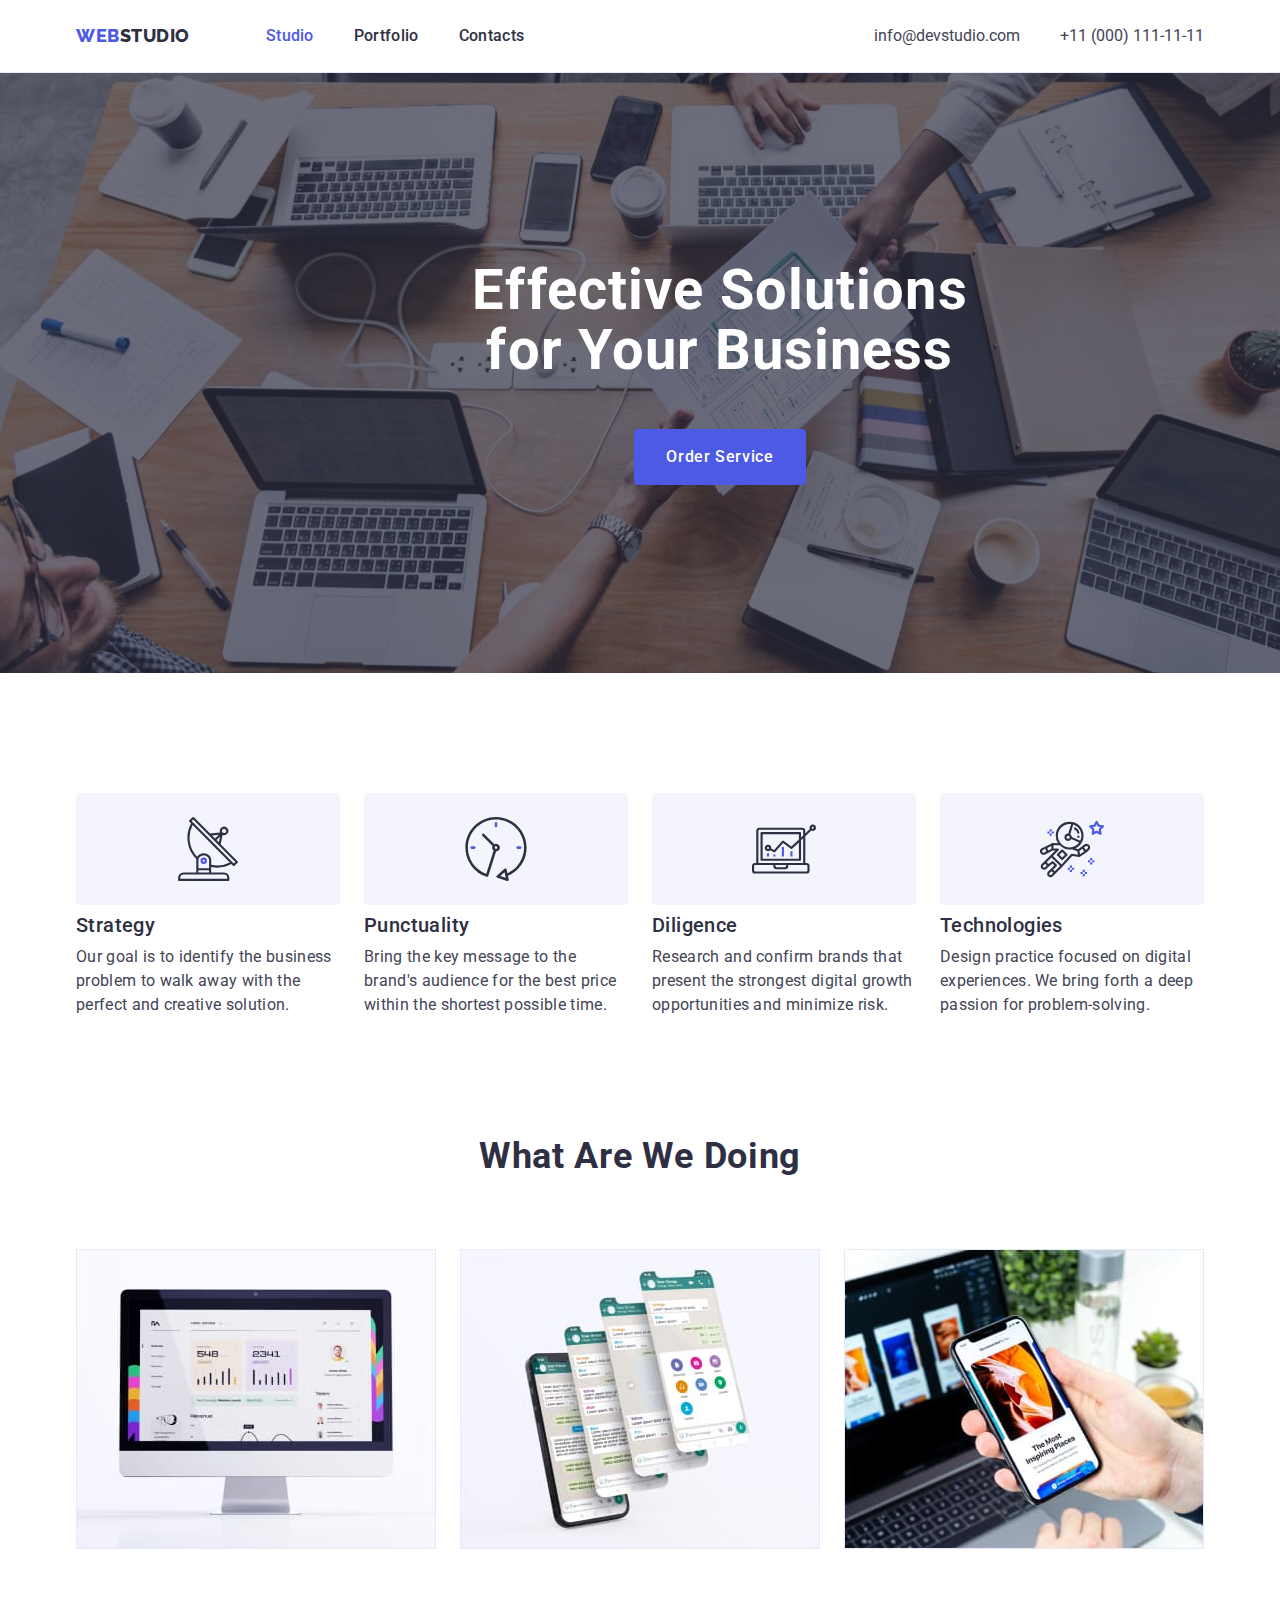
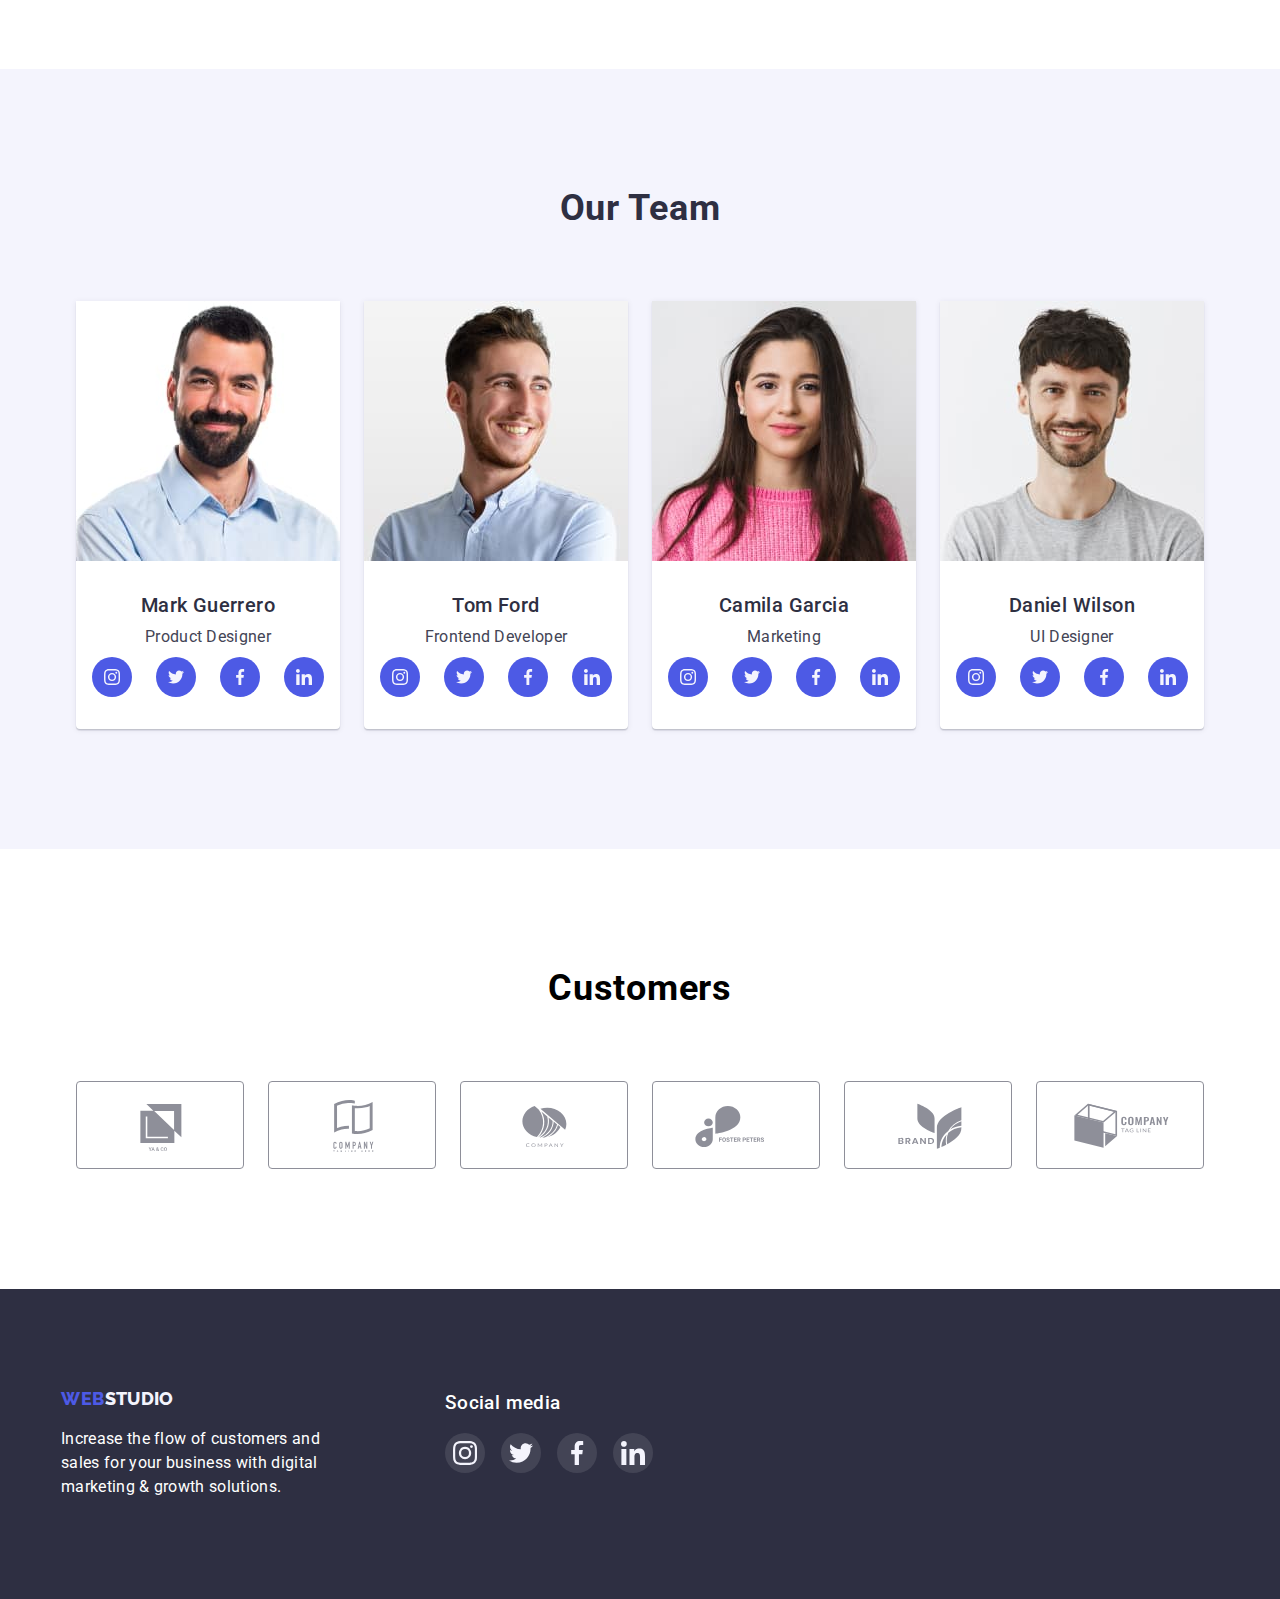
<file: index.html>
<!DOCTYPE html>
<html lang="en">
<head>
    <meta charset="UTF-8">
    <meta http-equiv="X-UA-Compatible" content="IE=edge">
    <meta name="viewport" content="width=device-width, initial-scale=1.0">
    <title>Document</title>
    <link href="https://fonts.googleapis.com/css2?family=Raleway:wght@800&family=Roboto:wght@400;500;700&display=swap" rel="stylesheet">
    <link rel="stylesheet" href="https://cdnjs.cloudflare.com/ajax/libs/modern-normalize/1.1.0/modern-normalize.min.css">
    <link rel="stylesheet" href="./css/styles.css">
</head>

<body>
    <header class="header">
        <a href="" style="outline: transparent;"></a>
        <div class="conteiner main-nav">
            <nav class="logo-nav">
                <a href="./index.html" class="logo">
                    <span class="accent">WEB</span>STUDIO
                </a>
                <ul class="navigation-nav">
                    <li class="item"><a href="./index.html" class="now-link current">Studio</a></li>
                    <li class="item"><a href="./portfolio.html" class="now-link ">Portfolio</a></li>
                    <li class="item"><a href="Contacts" class="now-link">Contacts</a></li>
                </ul>
            </nav>

            <address class="contacts-nav address">
                <ul class="contacts-nav">
                    <li class="item"><a href="info@devstudio.com" class="link">info@devstudio.com</a></li>
                    <li class="item"><a href="+110001111111" class="link">+11 (000) 111-11-11</a></li>
                </ul>
            </address>
        </div>
    </header>

    <main>
        <section class="section hero">
                <div class="conteiner hero-two">
                    <h1 class="hero-title">Effective Solutions<br>
                        for Your Business</h1>
                   <button type="button" class="hero-button">Order Service</button>
                </div>
            
        </section>
    
        <section class="section info">
            <div class="conteiner">
                <h2 class="visually-hidden">OurStrategy</h2>
                <ul class="future-list">
                    <li class="box">
                        <div class="future-blok">
                                <svg class="" width="64" height="64">
                                    <use href="./images/icons.svg#antenna"></use>
                                </svg>
                        </div>
                        <h3 class="future-title">Strategy</h3>
                        <p class="future-text">Our goal is to identify the business problem to walk away with the perfect and creative solution.</p>
                    </li>
                
                    <li class="box">
                        <div class="future-blok">
                                <svg class="" width="64" height="64">
                                    <use href="./images/icons.svg#clock"></use>
                                </svg>
                        </div>
                        <h3 class="future-title">Punctuality</h3>
                        <p class="future-text">Bring the key message to the brand's audience for the best price within the shortest possible time.</p>
                    </li>
                    
                    <li class="box">
                        <div class="future-blok">
                                <svg class="" width="64" height="64">
                                    <use href="./images/icons.svg#diagram"></use>
                                </svg>
                        </div>
                        <h3 class="future-title">Diligence</h3>
                        <p class="future-text">Research and confirm brands that present the strongest digital growth opportunities and minimize risk.</p>
                    </li>
                    
                    <li class="box">
                        <div class="future-blok">
                                <svg class="" width="64" height="64">
                                    <use href="./images/icons.svg#astronaut"></use>
                                </svg>
                        </div>
                        <h3 class="future-title">Technologies</h3>
                        <p class="future-text info">Design practice focused on digital experiences. We bring forth a deep passion for problem-solving.</p>
                    </li>
                    
                </ul>
            </div>
        </section>
        
        <section class="section">
            <div class="conteiner ">
                <h2 class="section-title-one">What are we doing</h2>
                <ul class="list">
                    <li class="box-foto">
                        <img src="./images/rectangle_71.jpg" alt="monitor" width="360" height="300">
                    </li>
                    <li class="box-foto">
                        <img src="./images/rectangle_72.jpg" alt="slides" width="360" height="300">
                    </li>
                    <li class="box-foto">
                        <img src="./images/rectangle_73.jpg" alt="telephone" width="360" height="300">
                    </li>
                </ul>
            </div>
        </section>
        
        <section class="section team background">
            <div class="conteiner future-group">
                    <h2 class="section-title">Our Team</h2>

                <ul class="future-list">
                    <li class="box-color"><img src="./images/img.jpg" alt="man" width="264" height="260">
                        <div class="future-box">
                            <h3 class="future-title">Mark Guerrero</h3>
                            <p class="future-text socials">Product Designer</p>
                            <ul class="socials">
                                <li class="socials-item">
                                    <a href="https://www.instagram.com/" 
                                    class="socials-link"
                                    target="_blank" 
                                    rel="noopener noreferer"
                                    aria-label="link to insta">                                
                                        <svg class="social-icon" width="16" height="16">
                                            <use href="./images/icons.svg#instagram"></use>
                                        </svg>
                                    </a>
                                </li>
                                <li class="socials-item">
                                    <a href="https://twitter.com/" 
                                    class="socials-link"
                                    target="_blank" 
                                    rel="noopener noreferer"
                                    aria-label="link to twit">
                                        <svg class="social-icon" width="16" height="16">
                                            <use href="./images/icons.svg#twitter"></use>
                                        </svg>
                                    </a>
                                </li>
                                <li class="socials-item">
                                    <a href="https://m.facebook.com/" 
                                    class="socials-link"
                                    target="_blank" 
                                    rel="noopener noreferer"
                                    aria-label="link to facebook">
                                        <svg class="social-icon" width="16" height="16">
                                            <use href="./images/icons.svg#facebook"></use>
                                        </svg>
                                    </a>
                                </li>
                                <li class="socials-item">
                                    <a href="https://ua.linkedin.com/"
                                     class="socials-link"
                                    target="_blank" 
                                    rel="noopener noreferer"
                                    aria-label="link to linkedin">
                                        <svg class="social-icon" width="16" height="16">
                                            <use href="./images/icons.svg#linkedin"></use>
                                        </svg>
                                    </a>
                                </li>
                            </ul>
                        </div>
                    </li>
            
                    <li class="box-color"><img src="./images/img_1.jpg" alt="man" width="264" height="260">
                        <div class="future-box">
                            <h3 class="future-title">Tom Ford</h3>
                            <p class="future-text socials">Frontend Developer</p>
                            <ul class="socials">
                                <li class="socials-item">
                                    <a href="https://www.instagram.com/" 
                                    class="socials-link"
                                    target="_blank" 
                                    rel="noopener noreferer"
                                    aria-label="link to insta">
                                        <svg class="social-icon" width="16" height="16">
                                            <use href="./images/icons.svg#instagram"></use>
                                        </svg>
                                    </a>
                                </li>
                                <li class="socials-item">
                                    <a href="https://twitter.com/" 
                                    class="socials-link"
                                    target="_blank" 
                                    rel="noopener noreferer"
                                    aria-label="link to twit">
                                        <svg class="social-icon" width="16" height="16">
                                            <use href="./images/icons.svg#twitter"></use>
                                        </svg>
                                    </a>
                                </li>
                                <li class="socials-item">
                                    <a href="https://m.facebook.com/" 
                                    class="socials-link"
                                    target="_blank" 
                                    rel="noopener noreferer"
                                    aria-label="link to facebook">
                                        <svg class="social-icon" width="16" height="16">
                                            <use href="./images/icons.svg#facebook"></use>
                                        </svg>
                                    </a>
                                </li>
                                <li class="socials-item">
                                    <a href="https://ua.linkedin.com/"
                                    class="socials-link"
                                   target="_blank" 
                                   rel="noopener noreferer"
                                   aria-label="link to linkedin">
                                        <svg class="social-icon" width="16" height="16">
                                            <use href="./images/icons.svg#linkedin"></use>
                                        </svg>
                                    </a>
                                </li>
                            </ul>
                        </div>  
                    </li>    

                    <li class="box-color"><img src="./images/img_2.jpg" alt="young woman" width="264" height="260">
                        <div class="future-box">
                            <h3 class="future-title">Camila Garcia</h3>
                            <p class="future-text socials">Marketing</p>
                            <ul class="socials">
                                <li class="socials-item">
                                    <a href="https://www.instagram.com/" 
                                    class="socials-link"
                                    target="_blank" 
                                    rel="noopener noreferer"
                                    aria-label="link to insta">
                                        <svg class="social-icon" width="16" height="16">
                                            <use href="./images/icons.svg#instagram"></use>
                                        </svg>
                                    </a>
                                </li>
                                <li class="socials-item">
                                    <a href="https://twitter.com/" 
                                    class="socials-link"
                                    target="_blank" 
                                    rel="noopener noreferer"
                                    aria-label="link to twit">
                                        <svg class="social-icon" width="16" height="16">
                                            <use href="./images/icons.svg#twitter"></use>
                                        </svg>
                                    </a>
                                </li>
                                <li class="socials-item">
                                    <a href="https://m.facebook.com/" 
                                    class="socials-link"
                                    target="_blank" 
                                    rel="noopener noreferer"
                                    aria-label="link to facebook">
                                        <svg class="social-icon" width="16" height="16">
                                            <use href="./images/icons.svg#facebook"></use>
                                        </svg>
                                    </a>
                                </li>
                                <li class="socials-item">
                                    <a href="https://ua.linkedin.com/"
                                    class="socials-link"
                                   target="_blank" 
                                   rel="noopener noreferer"
                                   aria-label="link to linkedin">
                                        <svg class="social-icon" width="16" height="16">
                                            <use href="./images/icons.svg#linkedin"></use>
                                        </svg>
                                    </a>
                                </li>
                            </ul>
                        </div>
                    </li>

                    <li class="box-color"><img src="./images/img_3.jpg" alt="man" width="264" height="260">
                        <div class="future-box">
                            <h3 class="future-title">Daniel Wilson</h3>
                            <p class="future-text socials">UI Designer</p>
                            <ul class="socials">
                                <li class="socials-item">
                                    <a href="https://www.instagram.com/" 
                                    class="socials-link"
                                    target="_blank" 
                                    rel="noopener noreferer"
                                    aria-label="link to insta">
                                        <svg class="social-icon" width="16" height="16">
                                            <use href="./images/icons.svg#instagram"></use>
                                        </svg>
                                    </a>
                                </li>
                                <li class="socials-item">
                                    <a href="https://twitter.com/" 
                                    class="socials-link"
                                    target="_blank" 
                                    rel="noopener noreferer"
                                    aria-label="link to twit">
                                        <svg class="social-icon" width="16" height="16">
                                            <use href="./images/icons.svg#twitter"></use>
                                        </svg>
                                    </a>
                                </li>
                                <li class="socials-item">
                                    <a href="https://m.facebook.com/" 
                                    class="socials-link"
                                    target="_blank" 
                                    rel="noopener noreferer"
                                    aria-label="link to facebook">
                                        <svg class="social-icon" width="16" height="16">
                                            <use href="./images/icons.svg#facebook"></use>
                                        </svg>
                                    </a>
                                </li>
                                <li class="socials-item">
                                    <a href="https://ua.linkedin.com/"
                                    class="socials-link"
                                   target="_blank" 
                                   rel="noopener noreferer"
                                   aria-label="link to linkedin"> 
                                        <svg class="social-icon" width="16" height="16">
                                            <use href="./images/icons.svg#linkedin"></use>
                                        </svg>
                                    </a>
                                </li>
                            </ul>
                        </div>
                    </li>
                </ul>
            </div>
        </section> 

        <section class="section">
            <h2 class="customers-title">Customers</h2>
            <ul class="customers">
                <li class="customers-item">
                    <a href="" class="customers-link">
                        <svg class="customers-icon" width="104" height="56">
                            <use href="./images/icons.svg#logo"></use>
                        </svg>
                    </a>
                </li>
                <li class="customers-item">
                    <a href="" class="customers-link">
                        <svg class="customers-icon" width="104" height="56">
                            <use href="./images/icons.svg#logo_1"></use>
                        </svg>
                    </a>
                </li>
                <li class="customers-item">
                    <a href="" class="customers-link">
                        <svg class="customers-icon" width="104" height="56">
                            <use href="./images/icons.svg#logo_2"></use>
                        </svg>
                    </a>
                </li>
                <li class="customers-item">   
                    <a href="" class="customers-link">
                        <svg class="customers-icon" width="104" height="56">
                            <use href="./images/icons.svg#logo_3"></use>
                        </svg>
                    </a>
                </li>
                <li class="customers-item">
                    <a href="" class="customers-link">
                        <svg class="customers-icon" width="104" height="56">
                            <use href="./images/icons.svg#logo_4"></use>
                        </svg>
                    </a>
                </li>
                <li class="customers-item">
                    <a href="" class="customers-link">
                        <svg class="customers-icon" width="104" height="56">
                            <use href="./images/icons.svg#logo_5"></use>
                        </svg>
                    </a>
                </li>
            </ul>
        </section>
    </main>
        
        <footer class="footer">
            <ul class="footer-icon">
                <li class="footer-icon-item">
                    <div class="">
                        <a href="./index.html" class="logo-footer">
                            <span class="accent">WEB</span>STUDIO</a>
                        <p class="text-footer">Increase the flow of customers and sales for your business with digital marketing & growth solutions.</p>
                    </div>  
                </li>
                <li class="footer-icon-item">
                    <div class="conteiner-footer">
                        <h3 class="social-text">Social media</h3>
                        <ul class="socials-footer">
                            <li class="socials-item-footer">
                                <a href="" 
                                class="socials-link-footer">
                                    <svg class="socials-icon-footer" width="24" height="24">
                                        <use href="./images/icons.svg#instagram"></use>
                                    </svg>
                                </a>
                            </li>
                            <li class="socials-item-footer">
                                <a href="" 
                                class="socials-link-footer">
                                    <svg class="socials-icon-footer" width="24" height="24">
                                        <use href="./images/icons.svg#twitter"></use>
                                    </svg>
                                </a>
                            </li>
                            <li class="socials-item-footer">
                                <a href="" 
                                class="socials-link-footer">
                                    <svg class="socials-icon-footer" width="24" height="24">
                                        <use href="./images/icons.svg#facebook"></use>
                                    </svg>
                                </a>
                            </li>
                            <li class="socials-item-footer">
                                <a href="" 
                                class="socials-link-footer">
                                    <svg class="socials-icon-footer" width="24" height="24">
                                        <use href="./images/icons.svg#linkedin"></use>
                                    </svg>
                                </a>
                            </li>
                        </ul>
                    </div>
                </li>
            </ul>
        </footer>

</body>
</html>
</file>
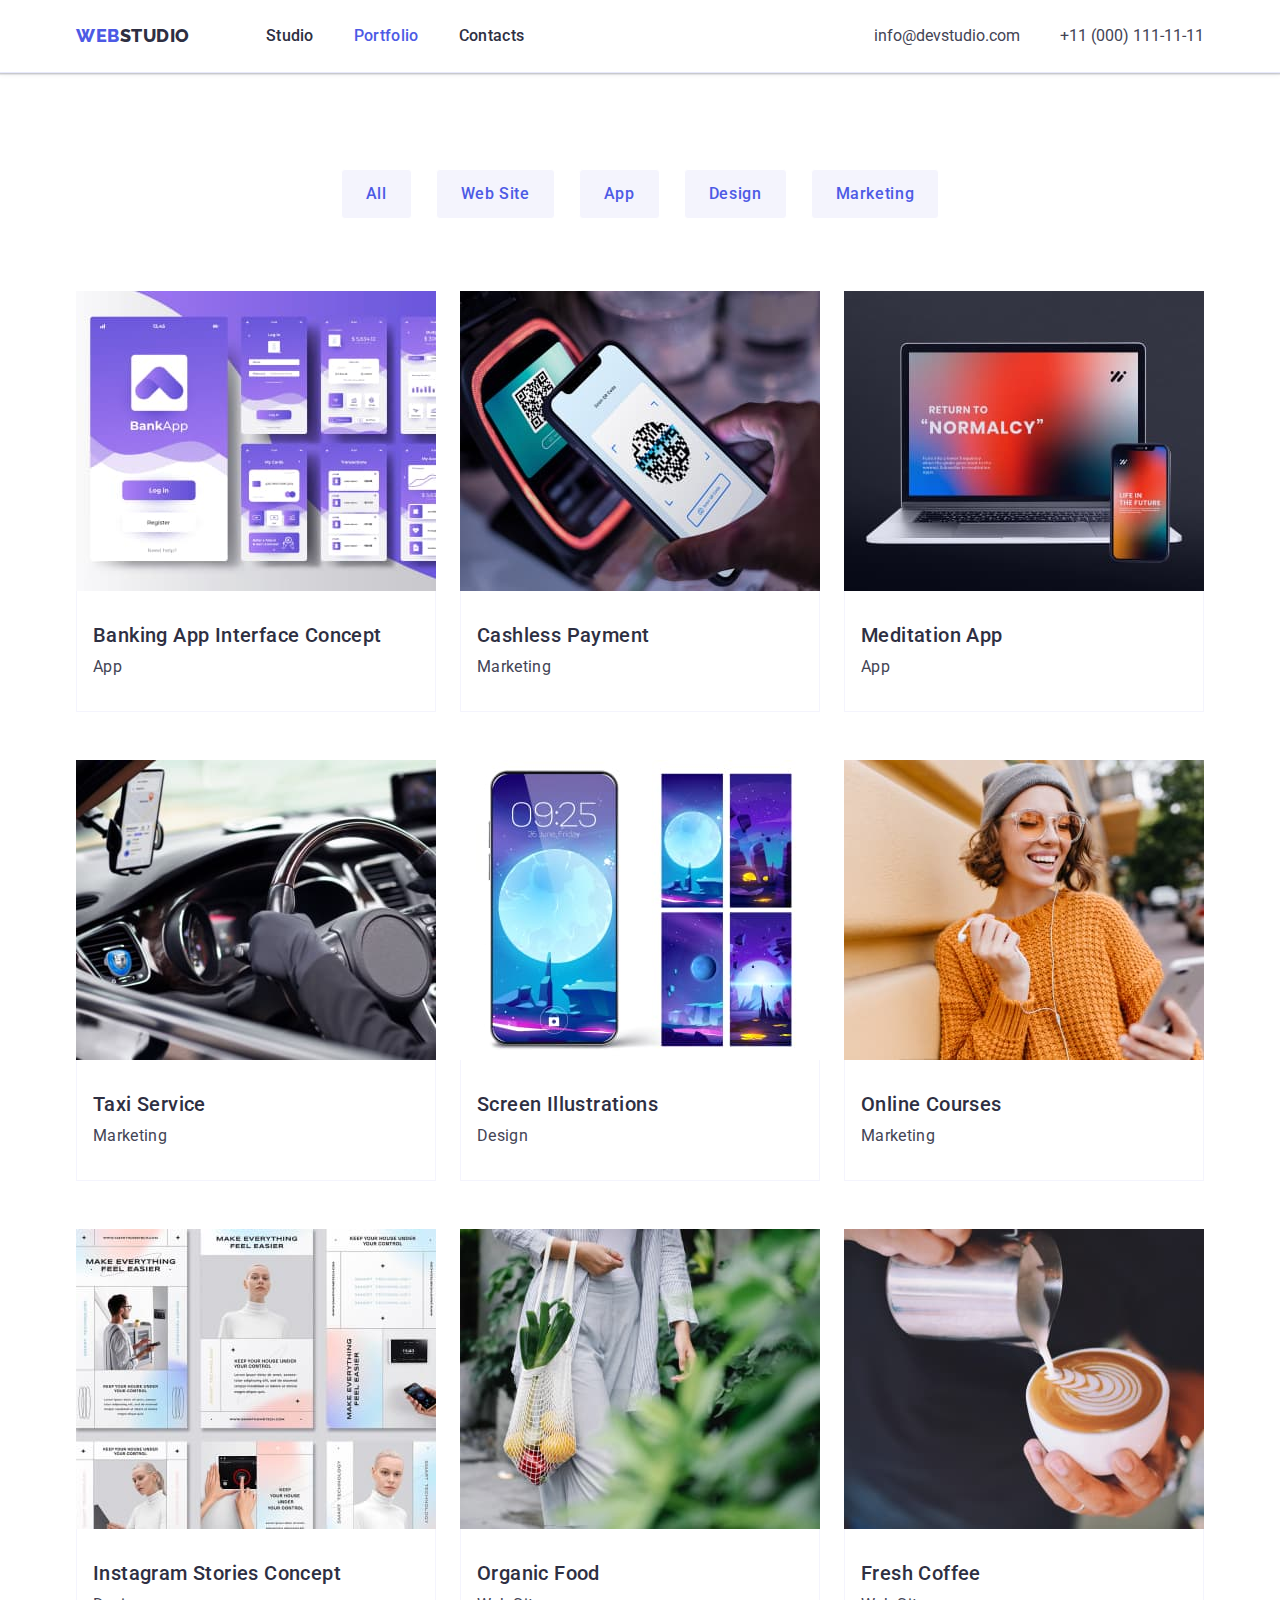
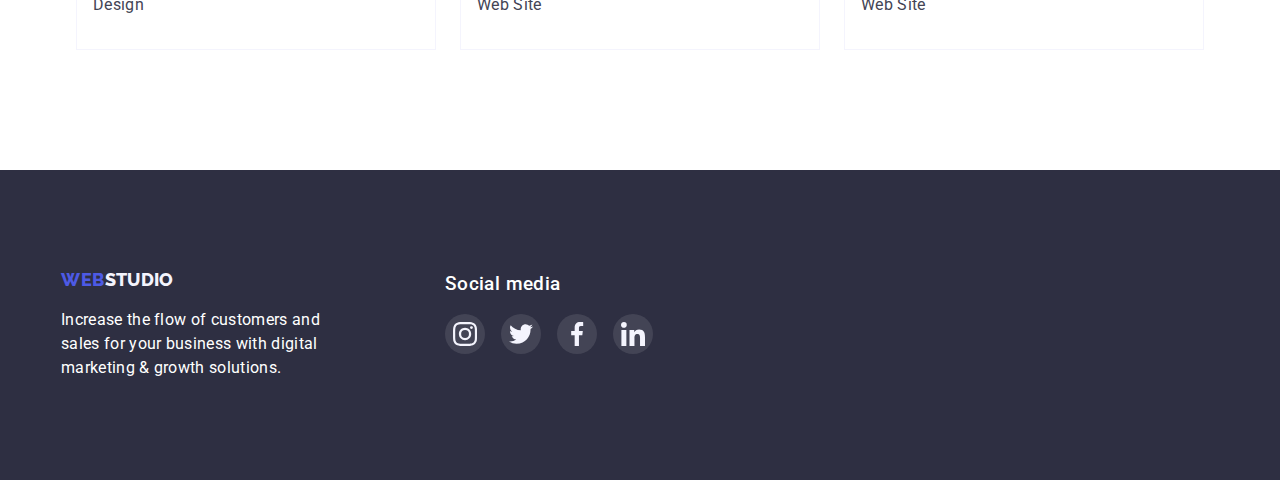
<file: portfolio.html>
<!DOCTYPE html>
<html lang="en">
<head>
    <meta charset="UTF-8">
    <meta http-equiv="X-UA-Compatible" content="IE=edge">
    <meta name="viewport" content="width=device-width, initial-scale=1.0">
    <title>Document</title>
    <link href="https://fonts.googleapis.com/css2?family=Raleway:wght@800&family=Roboto:wght@400;500;700&display=swap" rel="stylesheet">
    <link rel="stylesheet" href="https://cdnjs.cloudflare.com/ajax/libs/modern-normalize/1.1.0/modern-normalize.min.css">
    <link rel="stylesheet" href="./css/styles.css">
</head>

<body>
    <header class="header">
        <a href="" style="outline: transparent;"></a>
        <div class="conteiner main-nav">
            <nav class="logo-nav">
                <a href="./index.html" class="logo">
                    <span class="accent">WEB</span>STUDIO
                </a>
                <ul class="navigation-nav">
                    <li class="item"><a href="./index.html" class="now-link">Studio</a></li>
                    <li class="item"><a href="./portfolio.html" class="now-link current">Portfolio</a></li>
                    <li class="item"><a href="Contacts" class="now-link">Contacts</a></li>
                </ul>
            </nav>
        
            <address class="contacts-nav address">
                <ul class="contacts-nav">
                    <li class="item"><a href="info@devstudio.com" class="link">info@devstudio.com</a></li>
                    <li class="item"><a href="+110001111111" class="link">+11 (000) 111-11-11</a></li>
                </ul>
            </address>
        </div>
    </header>

    <main>
        <section class="section-portfolio">
            <div class="conteiner group-btn">
                <ul class="list-portfolio">
                    <li class="portfolio-btn">
                      <button type="button" class="now-button">All</button>
                    </li>
                    <li class="portfolio-btn">
                       
                            <button type="button" class="now-button">Web Site</button>
                       
                    </li>
                    <li class="portfolio-btn">
                        
                            <button type="button" class="now-button">App</button>
                       
                    </li>
                    <li class="portfolio-btn">
                        
                            <button type="button" class="now-button">Design</button>
                        
                    </li>
                    <li class="portfolio-btn">
                        
                            <button type="button" class="now-button">Marketing</button>
                    
                    </li>
                </ul>

                <h1 class="visually-hidden">Gallery</h1>

                <ul class="gallery">
                    <li class="group">
                        <a href="" class="group-item">
                            <img class="img" src="./images/img_port.jpg" alt="layout" width="360" height="300">
                            <div class="foto-group">                            
                                <h2 class="future-title portfolio">Banking App Interface Concept</h2>
                                <p class="future-text portfolio">App</p>
                            </div>
                        </a>
                    </li>

                    <li class="group">
                        <a href="" class="group-item">
                            <img class="img" src="./images/img_port_(1).jpg" alt="scans" width="360" height="300">
                            <div class="foto-group">                        
                                <h2 class="future-title portfolio">Cashless Payment</h2>
                                <p class="future-text portfolio">Marketing</p>
                            </div>
                        </a>    
                    </li>

                    <li class="group">
                        <a href="" class="group-item">
                            <img class="img" src="./images/img_port_(2).jpg" alt="laptop and phone" width="360" height="300">
                            <div class="foto-group">                            
                                <h2 class="future-title">Meditation App</h2>
                                <p class="future-text">App</p>
                            </div>
                        </a>    
                    </li>

                    <li class="group">
                        <a href="" class="group-item">
                            <img class="img" src="./images/img_port_(3).jpg" alt="steering wheel" width="360" height="300">
                            <div class="foto-group">                            
                                <h2 class="future-title">Taxi Service</h2>
                                <p class="future-text">Marketing</p>
                            </div>
                        </a>
                    </li>

                    <li class="group">
                        <a href="" class="group-item">
                            <img class="img" src="./images/img_port_(4).jpg" alt="screensavers" width="360" height="300">
                            <div class="foto-group">                            
                                <h2 class="future-title">Screen Illustrations</h2>
                                <p class="future-text">Design</p>
                            </div>
                        </a>
                    </li>

                    <li class="group">
                        <a href="" class="group-item">
                            <img class="img" src="./images/img_port_(5).jpg" alt="smiling girl" width="360" height="300">
                            <div class="foto-group">                            
                                <h2 class="future-title">Online Courses</h2>
                                <p class="future-text">Marketing</p>
                            </div>
                        </a>
                    </li>

                    <li class="group">
                        <a href="" class="group-item">
                            <img class="img" src="./images/img_port_(6).jpg" alt="layout" width="360" height="300">
                            <div class="foto-group">                            
                                <h2 class="future-title">Instagram Stories Concept</h2>
                                <p class="future-text">Design</p>
                            </div>
                        </a>
                    </li>

                    <li class="group">
                        <a href="" class="group-item">
                            <img class="img" src="./images/img_port_(7).jpg" alt="vegetables in a bag" width="360" height="300"> 
                            <div class="foto-group">                            
                                <h2 class="future-title">Organic Food</h2>
                                <p class="future-text">Web Site</p>
                            </div>
                        </a>
                    </li>

                    <li class="group">
                        <a href="" class="group-item">
                            <img class="img" src="./images/img_port_(8).jpg" alt="make coffee" width="360" height="300">
                            <div class="foto-group">                            
                                <h2 class="future-title">Fresh Coffee</h2>
                                <p class="future-text">Web Site</p>
                            </div>
                        </a>
                    </li>
                </ul>
            </div>
        </section>
    </main>

    <footer class="footer">
        <ul class="footer-icon">
            <li class="footer-icon-item">
                <div class="">
                    <a href="./index.html" class="logo-footer">
                        <span class="accent">WEB</span>STUDIO</a>
                    <p class="text-footer">Increase the flow of customers and sales for your business with digital marketing & growth solutions.</p>
                </div>  
            </li>
            <li class="footer-icon-item">
                <div class="conteiner-footer">
                    <h3 class="social-text">Social media</h3>
                    <ul class="socials-footer">
                        <li class="socials-item-footer">
                            <a href="" 
                            class="socials-link-footer">
                                <svg class="socials-icon-footer" width="24" height="24">
                                    <use href="./images/icons.svg#instagram"></use>
                                </svg>
                            </a>
                        </li>
                        <li class="socials-item-footer">
                            <a href="" 
                            class="socials-link-footer">
                                <svg class="socials-icon-footer" width="24" height="24">
                                    <use href="./images/icons.svg#twitter"></use>
                                </svg>
                            </a>
                        </li>
                        <li class="socials-item-footer">
                            <a href="" 
                            class="socials-link-footer">
                                <svg class="socials-icon-footer" width="24" height="24">
                                    <use href="./images/icons.svg#facebook"></use>
                                </svg>
                            </a>
                        </li>
                        <li class="socials-item-footer">
                            <a href="" 
                            class="socials-link-footer">
                                <svg class="socials-icon-footer" width="24" height="24">
                                    <use href="./images/icons.svg#linkedin"></use>
                                </svg>
                            </a>
                        </li>
                    </ul>
                </div>
            </li>
        </ul>
    </footer>
</body>
</html>
</file>
<file: css/styles.css>
body{
    font-family:'Roboto', sans-serif;
    font-size: 16px;
    background-color: var(--white-color);
    letter-spacing: 0.02em;
}

:root{
    --main-color: #4D5AE5;
    --white-color: #FFFFFF;
    --button-color: #404BBF;
    --link-color:#2E2F42;
    --logo-color:#F4F4FD;
    --border-color:  #E7E9FC;
    --now-link-color: #434455;
    --border-radius: #8E8F99;
    --hover-border:#AFB1B8;
    --footer-hover:#31D0AA;
    --background-footer:#FFFFFF1A;
}

*{
    outline: 2px soli tomato;
}

h1,
h2,
h3,
h4,
h5,
h6,
p{
    margin: 0px;
}

ul,
ol{
    list-style: none;
    padding-left: 0px;
    margin: 0px;
}

.conteiner{
    padding-left: 15px;
    padding-right: 15px;
    margin: 0px auto;
    width: 1158px;
}

img{
    display: block;
    min-width: 100%;
    height: auto;
}

.section{
    padding-top: 120px;
    padding-bottom: 120px;
}

.header{
    border-bottom: 1px solid #E7E9FC;
 
    box-sizing: border-box;
    box-shadow: 0px 2px 1px rgba(46, 47, 66, 0.08), 0px 1px 1px rgba(46, 47, 66, 0.16), 0px 1px 6px rgba(46, 47, 66, 0.08);
}

.conteiner.main-nav{
    display: flex;
}

.logo-nav{
    display: flex;
}

.accent{
    color: var(--main-color);
    letter-spacing: 0.03em;
    text-transform: uppercase;
}

.logo{
    margin-right: auto;
    padding-top: 24px;
    padding-bottom: 24px;

    color: var(--link-color);
    font-family: 'Raleway';
    font-weight: 800;
    font-size: 18px;
    line-height: 1.33;
    text-decoration: none;
    letter-spacing: 0.03em;
    text-transform: uppercase;
}

.now-link.current{
    color: var(--main-color);
}

.navigation-nav{
    display: flex;
    margin-left: 76px;
}

.navigation-nav .item:not(:last-child) {
    margin-right: 40px;
}

.contacts-nav.address{
    margin-left: auto;
}

.contacts-nav{
    display: flex;
    flex-direction: row;

    margin-left: 332px;
    list-style: none;
}

.contacts-nav .item:not(:last-child){
    margin-right: 40px;
}

.now-link{
    display: block;
    padding-top: 24px;
    padding-bottom: 24px;
    
    color: var(--link-color);
    font-weight: 500;
    line-height: 1.5;
    text-decoration: none;
}

.now-link:hover,
.now-link:focus{
    color: var(--main-color);
}

.list-portfolio{
    display: flex;
    justify-content: center;
    margin-bottom: 72px;
}

.list{
    display: flex;
    list-style: none;
}

.box-foto{
    margin-right: 24px;
}

.box-foto:last-child{
    margin-right: 0px;
}

.gallery{
    display: flex;
    flex-wrap: wrap;
    gap: 24px;
    row-gap: 48px;
    list-style: none;    
}

.link{
    display: block;
    padding-top: 24px;
    padding-bottom: 24px;

    color: var(--now-link-color);
    font-style: normal;
    line-height: 1.5;
    text-decoration: none;
    letter-spacing: normal;
}

.link:focus,
.link:hover{
    color: var(--button-color);
}

.hero{
    padding-top: 188px;
    padding-bottom: 188px;
    width: 1440px;
    margin: 0 auto;

    text-align: center;

    background: rgba(46, 47, 66, 0.7);
    background-image: linear-gradient(rgba(46, 47, 66, 0.7),rgba(46, 47, 66, 0.7)),url(../images/people_office.jpg);
    background-repeat: no-repeat;
    background-size: contain;
    background-position: cover;
}

.hero-two{
    margin-top: 0px;
}

.hero-title{
    margin-bottom: 48px;
    color: var(--white-color);
    font-size: 56px;
    line-height: 1.07;
    letter-spacing: 0.02em;
    text-align: center;
}

.hero-button{
    border: none;
    border-radius: 4px;
    padding: 16px 32px;

    color: var(--white-color);
    background-color: var(--main-color);
    font-style: normal;
    font-family: inherit;
    font-weight: 500;
    line-height: 1.5;
    cursor: pointer;
    letter-spacing: 0.04em;
}

.hero-button:focus,
.hero-button:hover{
    background-color: var(--button-color);
    color: var(--white-color);
}

.section-info{
    padding-top: 120px;
}

.section.info{
    padding-bottom: 0;
}

.section-portfolio{
    padding-top: 96px;
    padding-bottom: 120px;
}

.visually-hidden{
    position: absolute;
    width: 1px;
    height: 1px;
    margin: -1px;
    border: 0;
    padding: 0;
    white-space: nowrap;
    clip-path: inset(100%);
    clip: rect(0 0 0 0);
    overflow: hidden;
}

.box{
    min-width: 264px;
    margin-right: 24px;
}

.box:last-child{
    margin-right: 0px;
}

.section.team{
    padding-top: 0px;
}

.future-title{
    margin-bottom: 8px;

    color: var(--link-color);
    font-weight: 500;
    font-size: 20px;
    line-height: 1.2;
    letter-spacing: 0.02em;
}

.future-list{
    display: flex;
    justify-content: space-between;

    list-style: none;
    margin: 0px;
}

.future-blok{
    display: flex;
    align-items: center;
    justify-content: center;

    width: 264px;
    height: 112px;
    border-radius: 4px;
    margin-bottom: 8px;

    background-color: var(--logo-color);
}

.future-box{
    text-align: center;
    min-width: 232px;
    padding: 32px 16px;
}

.socials{
    display: flex;
    justify-content: center;
    gap: 24px;
}

.socials-link{
    display: flex;
    align-items: center;
    justify-content: center;

    height: 40px;
    width: 40px;

    background-color: var(--main-color);
    border-radius: 50%;
    fill: var(--logo-color);
   
}

.socials-link:hover,
.socials-link:focus{
    background-color: var(--button-color);
}

.group{
    width: 360px;
}

.group-item{
    text-decoration: none;
}

.foto-group{
    padding: 32px 16px;
    border-left: 1px solid var(--logo-color);
    border-bottom: 1px solid var(--logo-color);
    border-right: 1px solid var(--logo-color);
}

.group-item:hover .foto-group,
.group-item:focus .foto-group{
    box-shadow: 0px 1px 6px rgba(46, 47, 66, 0.08), 0px 1px 1px rgba(46, 47, 66, 0.16), 0px 2px 1px rgba(46, 47, 66, 0.08);
    border-color: var(--logo-color);
    outline: transparent;
}

.group-item:hover,
.group-item:focus{
    outline: transparent;
}

.future-text{
    display: inline-block;
    
    color: var(--now-link-color);
    line-height: 1.5;
    letter-spacing: 0.02em;
}

.future-text.socials{
    display: inline-block;
    
    color: var(--now-link-color);
    line-height: 1.5;
    letter-spacing: 0.02em;
    margin-bottom: 8px;
}

.future-group{
    padding-top: 120px;
}

.section-title{
    margin-top: 0px;
    margin-bottom: 72px;
    text-align: center;

    color: var(--link-color);
    font-size: 36px;
    line-height: 1.11;
    letter-spacing: 0.02em;
    text-transform: capitalize;
}

.section-title-one{
    margin-top: 0px;
    margin-bottom: 72px;
    text-align: center;

    color: var(--link-color);
    font-size: 36px;
    line-height: 1.11;
    letter-spacing: 0.02em;
    text-transform: capitalize;
}

.background{
    background-color: var(--logo-color);
}

.box-color{
    border-radius: 0px 0px 4px 4px;
    max-width: 264px;
    box-shadow: 0px 1px 6px rgba(46, 47, 66, 0.08), 0px 1px 1px rgba(46, 47, 66, 0.16), 0px 2px 1px rgba(46, 47, 66, 0.08);

    background-color: var(--white-color);
}

.box-color .future-box{
    padding: 32px 16px;
    min-width: 232px;
}

.customers-title{
    font-size: 36px;
    line-height: 1.11;
    text-align: center;
    letter-spacing: 0.02em;
    text-transform: capitalize;
    margin-bottom: 72px;
}

.customers{
    display: flex;
    justify-content: center;
    gap: 24px;
    width: 1158px;
    margin: 0px auto;
}

.customers-link{
    display: flex;
    align-items: center;
    justify-content: center;

    width: 168px;
    height: 88px;
    border: 1px solid var(--border-radius);
    border-radius: 4px;
    outline: transparent;
}

.customers-icon{
    fill: var(--border-radius);
}

.customers-link:hover,
.customers-link:focus{
    border: 1px solid var(--button-color);
}

.customers-link:focus .customers-icon,
.customers-link:hover .customers-icon {
    fill:  var(--button-color);
   
}

.footer{
    margin: 0 auto;
    padding-bottom: 100px;
    padding-top: 100px;
    background-color: var(--link-color);
}

.footer-icon{
    display: flex;
    justify-content: flex-start;

    padding-right: 15px;
    width: 1158px;
    margin: 0px auto;
}

.footer-icon-item{
    align-items: center;
    justify-content: center;
    
}

.footer-icon-item{
    margin-right: 120px;
}

.footer-icon-item:last-child{
    margin-right: 0px;
}

.conteiner.blok{
    width: 264px;
}

.conteiner-footer{
    display: block;
    justify-content: flex-start;
    width: 208px;
    height: 80px;
}

.socials-footer{
    display: flex;
    justify-content: center;
    gap: 16px;
}

.logo-footer{
    display: inline-block;
    margin-bottom: 17px;

    font-family: 'Raleway';
    font-weight: 800;
    font-size: 18px;
    line-height: 1.16;
    text-decoration: none;
    color: var(--logo-color);
}

.socials-link-footer{
    display: flex;
    align-items: center;
    justify-content: center;

    height: 40px;
    width: 40px;

    background-color: var(--background-footer);

    border-radius: 50%;
}

.socials-icon-footer{
    fill: var(--logo-color);
}

.socials-link-footer:hover, 
.socials-link-footer:focus{
    background-color: var(--footer-hover);
}


.social-text{
    font-weight: 500;
    line-height:1.5;
    letter-spacing: 0.02em;
    color: var(--white-color);
    margin-bottom: 16px;
}

.text-footer{
    max-width: 264px;

    line-height: 1.5;
    letter-spacing: 0.02em;
    color: var(--white-color);
}

.now-button{
    padding: 12px 24px;
    background-color: var(--logo-color);
    border: 1px solid var(--white-color);
    border-radius: 4px;
    color: var(--main-color);
    font-family: 'Roboto';
    font-style: normal;
    font-weight: 500;
    line-height: 1.5;
    cursor: pointer;
    letter-spacing: 0.04em;
}

.list-portfolio{
    list-style: none;
}

.portfolio-btn{
    margin-left: 24px;
}

.now-button{
    border-radius: 4px;
    outline: transparent;
}

.now-button:focus,
.now-button:hover{
    background: var(--button-color);
    color: var(--white-color);
    
    border-color: transparent;
    box-shadow: 0px 3px 1px rgba(0, 0, 0, 0.1), 0px 2px 1px rgba(0, 0, 0, 0.08), 0px 2px 2px rgba(0, 0, 0, 0.12);
    outline: transparent;
}

.portfolio-btn:first-child{
    margin-left: 0px;
}
</file>
